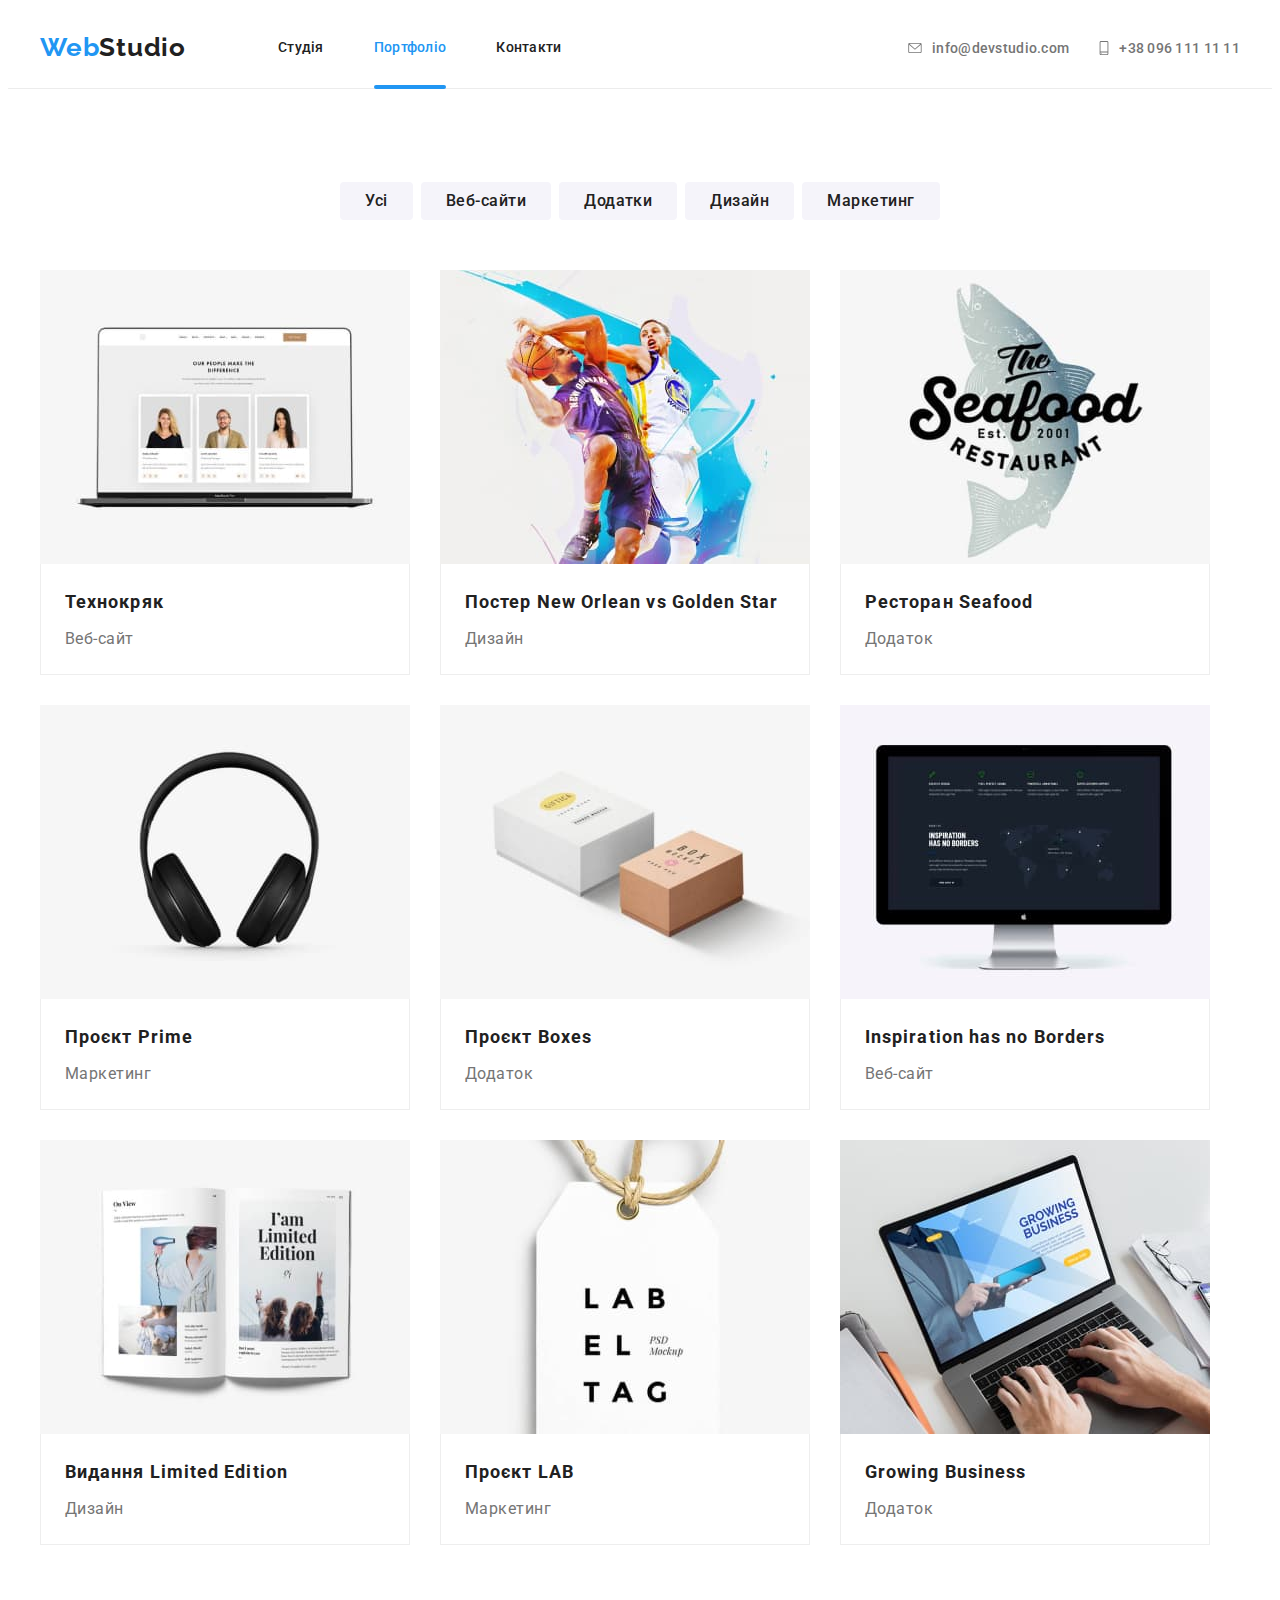
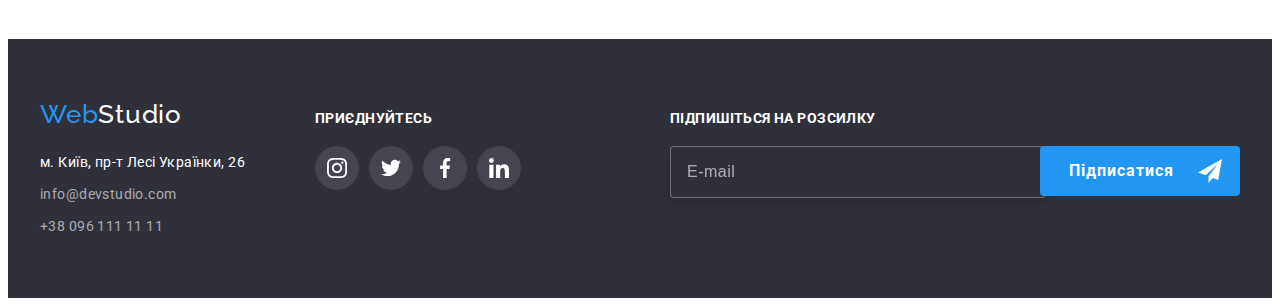
<file: portfolio.html>
<!DOCTYPE html>
<html lang="uk">
  <head>
    <meta charset="UTF-8" />
    <meta http-equiv="X-UA-Compatible" content="IE=edge" />
    <meta name="viewport" content="width=device-width, initial-scale=1.0" />
    <link
      href="https://fonts.googleapis.com/css2?family=Raleway:wght@700&family=Roboto:wght@400;500;700;900&display=swap"
      rel="stylesheet"
    />
    <link
      rel="stylesheet"
      href="https://cdnjs.cloudflare.com/ajax/libs/modern-normalize/1.1.0/modern-normalize.min.css"
      integrity="sha512-wpPYUAdjBVSE4KJnH1VR1HeZfpl1ub8YT/NKx4PuQ5NmX2tKuGu6U/JRp5y+Y8XG2tV+wKQpNHVUX03MfMFn9Q=="
      crossorigin="anonymous"
      referrerpolicy="no-referrer"
    />
    <link rel="stylesheet" href="./css/main.min.css" />
    <title>Портфоліо</title>
  </head>

  <body>
    <!-- Header -->

    <header class="header">
      <div class="container header__container">
        <a class="header__logo" href="./index.html"
          ><span class="header__logo--blue">Web</span>Studio</a
        >
        <button
          class="mobile-menu__button"
          aria-expanded="false"
          data-menu-button
          aria-controls="mobile-menu"
        >
          <svg
            class="mobile-menu__icon"
            aria-label="Перемикач мобільного меню"
            width="40"
            height="40"
          >
            <use
              class="mobile-menu__close"
              href="./images/icons.svg#icon-close-menu"
            ></use>
            <use
              class="mobile-menu__open"
              href="./images/icons.svg#icon-menu"
            ></use>
          </svg>
        </button>
        <div class="mobile-menu" id="mobile-menu">
          <nav class="navigation">
            <ul class="navigation__list">
              <li class="navigation__item">
                <a href="./index.html" class="navigation__link">Студія</a>
              </li>
              <li class="navigation__item">
                <a
                  href="./portfolio.html"
                  class="navigation__link navigation__link--current"
                  >Портфоліо</a
                >
              </li>
              <li class="navigation__item">
                <a href="#" class="navigation__link">Контакти</a>
              </li>
            </ul>
          </nav>
          <ul class="contacts">
            <li class="contacts__item">
              <a class="contacts__link" href="mailto:info@devstudio.com">
                <svg class="contacts__icon contacts__icon--mail">
                  <use href="./images/icons.svg#icon-mail"></use>
                </svg>
                info@devstudio.com</a
              >
            </li>
            <li class="contacts__item">
              <a class="contacts__link" href="tel:+380961111111">
                <svg class="contacts__icon contacts__icon--phone">
                  <use href="./images/icons.svg#icon-smartphone"></use></svg>+38 096 111 11 11</a
              >
            </li>
          </ul>
          <ul class="header-socials">
            <li class="header-socials__item">
              <a href="#" class="header-socials__link">Instagram</a>
            </li>
            <li class="header-socials__item">
              <a href="#" class="header-socials__link">Twitter</a>
            </li>
            <li class="header-socials__item">
              <a href="#" class="header-socials__link">Facebook</a>
            </li>
            <li class="header-socials__item">
              <a href="#" class="header-socials__link">LinkedIn</a>
            </li>
          </ul>
        </div>
      </div>
    </header>

    <!-- Main -->

    <main>
      <section class="products">
        <div class="container">
          <h1 class="products__title visually-hidden">Проєкти</h1>
          <ul class="filter-list">
            <li class="filter-list__item">
              <button class="filter-list__button" type="button">Усі</button>
            </li>
            <li class="filter-list__item">
              <button class="filter-list__button" type="button">
                Веб-сайти
              </button>
            </li>
            <li class="filter-list__item">
              <button class="filter-list__button" type="button">Додатки</button>
            </li>
            <li class="filter-list__item">
              <button class="filter-list__button" type="button">Дизайн</button>
            </li>
            <li class="filter-list__item">
              <button class="filter-list__button" type="button">
                Маркетинг
              </button>
            </li>
          </ul>
          <ul class="products__list">
            <li class="products__item">
              <a class="products__link" href="#">
                <div class="products__thumb">
                  <picture>
                    <source
                      srcset="
                        ./images/projects/desktop/project1.jpg    1x,
                        ./images/projects/desktop/project1@2x.jpg 2x
                      "
                      media="(min-width: 1200px)"
                    />
                    <source
                      srcset="
                        ./images/projects/tablet/project1.jpg    1x,
                        ./images/projects/tablet/project1@2x.jpg 2x
                      "
                      media="(min-width: 768px)"
                    />
                    <source
                      srcset="
                        ./images/projects/mobile/project1.jpg    1x,
                        ./images/projects/mobile/project1@2x.jpg 2x
                      "
                      media="(max-width: 767px)"
                    />

                    <img
                      class="products__image"
                      src="./images/projects/desktop/project1.jpg"
                      alt="Веб-сайт"
                      loading="lazy"
                    />
                  </picture>

                  <div class="products__overlay">
                    <p class="products__info">
                      Ресурс пропонує комплексні пропозиції з різним рівнем
                      функціоналу та сервісів. Все це дозволить відвідувачу
                      отримати вичерпні відомості про компанію чи приватну
                      особу.
                    </p>
                  </div>
                </div>

                <div class="products__container">
                  <h2 class="products__subtitle">Технокряк</h2>
                  <p class="products__text">Веб-сайт</p>
                </div>
              </a>
            </li>
            <li class="products__item">
              <a class="products__link" href="#">
                <div class="products__thumb">
                  <picture>
                    <source
                      srcset="
                        ./images/projects/desktop/project2.jpg    1x,
                        ./images/projects/desktop/project2@2x.jpg 2x
                      "
                      media="(min-width: 1200px)"
                    />
                    <source
                      srcset="
                        ./images/projects/tablet/project2.jpg    1x,
                        ./images/projects/tablet/project2@2x.jpg 2x
                      "
                      media="(min-width: 768px)"
                    />
                    <source
                      srcset="
                        ./images/projects/mobile/project2.jpg    1x,
                        ./images/projects/mobile/project2@2x.jpg 2x
                      "
                      media="(max-width: 767px)"
                    />
                    <img
                      class="products__image"
                      src="./images/projects/desktop/project2.jpg"
                      alt="Постер баскетбольної гри"
                      loading="lazy"
                    />
                  </picture>
                  <div class="products__overlay">
                    <p class="products__info">
                      Ресурс пропонує комплексні пропозиції з різним рівнем
                      функціоналу та сервісів. Все це дозволить відвідувачу
                      отримати вичерпні відомості про компанію чи приватну
                      особу.
                    </p>
                  </div>
                </div>
                <div class="products__container">
                  <h2 class="products__subtitle">
                    Постер New Orlean vs Golden Star
                  </h2>
                  <p class="products__text">Дизайн</p>
                </div>
              </a>
            </li>
            <li class="products__item">
              <a class="products__link" href="#">
                <div class="products__thumb">
                  <picture>
                    <source
                      srcset="
                        ./images/projects/desktop/project3.jpg    1x,
                        ./images/projects/desktop/project3@2x.jpg 2x
                      "
                      media="(min-width: 1200px)"
                    />
                    <source
                      srcset="
                        ./images/projects/tablet/project3.jpg    1x,
                        ./images/projects/tablet/project3@2x.jpg 2x
                      "
                      media="(min-width: 768px)"
                    />
                    <source
                      srcset="
                        ./images/projects/mobile/project3.jpg    1x,
                        ./images/projects/mobile/project3@2x.jpg 2x
                      "
                      media="(max-width: 767px)"
                    />
                    <img
                      class="products__image"
                      src="./images/projects/desktop/project3.jpg"
                      alt="Постер рибного ресторану"
                      loading="lazy"
                    />
                  </picture>

                  <div class="products__overlay">
                    <p class="products__info">
                      Ресурс пропонує комплексні пропозиції з різним рівнем
                      функціоналу та сервісів. Все це дозволить відвідувачу
                      отримати вичерпні відомості про компанію чи приватну
                      особу.
                    </p>
                  </div>
                </div>
                <div class="products__container">
                  <h2 class="products__subtitle">Ресторан Seafood</h2>
                  <p class="products__text">Додаток</p>
                </div>
              </a>
            </li>
            <li class="products__item">
              <a class="products__link" href="#">
                <div class="products__thumb">
                  <picture>
                    <source
                      srcset="
                        ./images/projects/desktop/project4.jpg    1x,
                        ./images/projects/desktop/project4@2x.jpg 2x
                      "
                      media="(min-width: 1200px)"
                    />
                    <source
                      srcset="
                        ./images/projects/tablet/project4.jpg    1x,
                        ./images/projects/tablet/project4@2x.jpg 2x
                      "
                      media="(min-width: 768px)"
                    />
                    <source
                      srcset="
                        ./images/projects/mobile/project4.jpg    1x,
                        ./images/projects/mobile/project4@2x.jpg 2x
                      "
                      media="(max-width: 767px)"
                    />
                    <img
                      class="products__image"
                      src="./images/projects/desktop/project4.jpg"
                      alt="Повнорозмірні навушники"
                      loading="lazy"
                    />
                  </picture>
                  <div class="products__overlay">
                    <p class="products__info">
                      Ресурс пропонує комплексні пропозиції з різним рівнем
                      функціоналу та сервісів. Все це дозволить відвідувачу
                      отримати вичерпні відомості про компанію чи приватну
                      особу.
                    </p>
                  </div>
                </div>
                <div class="products__container">
                  <h2 class="products__subtitle">Проєкт Prime</h2>
                  <p class="products__text">Маркетинг</p>
                </div>
              </a>
            </li>
            <li class="products__item">
              <a class="products__link" href="#">
                <div class="products__thumb">
                  <picture>
                    <source
                      srcset="
                        ./images/projects/desktop/project5.jpg    1x,
                        ./images/projects/desktop/project5@2x.jpg 2x
                      "
                      media="(min-width: 1200px)"
                    />
                    <source
                      srcset="
                        ./images/projects/tablet/project5.jpg    1x,
                        ./images/projects/tablet/project5@2x.jpg 2x
                      "
                      media="(min-width: 768px)"
                    />
                    <source
                      srcset="
                        ./images/projects/mobile/project5.jpg    1x,
                        ./images/projects/mobile/project5@2x.jpg 2x
                      "
                      media="(max-width: 767px)"
                    />
                    <img
                      class="products__image"
                      src="./images/projects/desktop/project5.jpg"
                      alt="Дві красиві коробки"
                      loading="lazy"
                    />
                  </picture>
                  <div class="products__overlay">
                    <p class="products__info">
                      Ресурс пропонує комплексні пропозиції з різним рівнем
                      функціоналу та сервісів. Все це дозволить відвідувачу
                      отримати вичерпні відомості про компанію чи приватну
                      особу.
                    </p>
                  </div>
                </div>
                <div class="products__container">
                  <h2 class="products__subtitle">Проєкт Boxes</h2>
                  <p class="products__text">Додаток</p>
                </div>
              </a>
            </li>
            <li class="products__item">
              <a class="products__link" href="#">
                <div class="products__thumb">
                  <picture>
                    <source
                      srcset="
                        ./images/projects/desktop/project6.jpg    1x,
                        ./images/projects/desktop/project6@2x.jpg 2x
                      "
                      media="(min-width: 1200px)"
                    />
                    <source
                      srcset="
                        ./images/projects/tablet/project6.jpg    1x,
                        ./images/projects/tablet/project6@2x.jpg 2x
                      "
                      media="(min-width: 768px)"
                    />
                    <source
                      srcset="
                        ./images/projects/mobile/project6.jpg    1x,
                        ./images/projects/mobile/project6@2x.jpg 2x
                      "
                      media="(max-width: 767px)"
                    />
                    <img
                      class="products__image"
                      src="./images/projects/desktop/project6.jpg"
                      alt="Веб-сайт"
                      loading="lazy"
                    />
                  </picture>
                  <div class="products__overlay">
                    <p class="products__info">
                      Ресурс пропонує комплексні пропозиції з різним рівнем
                      функціоналу та сервісів. Все це дозволить відвідувачу
                      отримати вичерпні відомості про компанію чи приватну
                      особу.
                    </p>
                  </div>
                </div>
                <div class="products__container">
                  <h2 class="products__subtitle">Inspiration has no Borders</h2>
                  <p class="products__text">Веб-сайт</p>
                </div>
              </a>
            </li>
            <li class="products__item">
              <a class="products__link" href="#">
                <div class="products__thumb">
                  <picture>
                    <source
                      srcset="
                        ./images/projects/desktop/project7.jpg    1x,
                        ./images/projects/desktop/project7@2x.jpg 2x
                      "
                      media="(min-width: 1200px)"
                    />
                    <source
                      srcset="
                        ./images/projects/tablet/project7.jpg    1x,
                        ./images/projects/tablet/project7@2x.jpg 2x
                      "
                      media="(min-width: 768px)"
                    />
                    <source
                      srcset="
                        ./images/projects/mobile/project7.jpg    1x,
                        ./images/projects/mobile/project7@2x.jpg 2x
                      "
                      media="(max-width: 767px)"
                    />
                    <img
                      class="products__image"
                      src="./images/projects/desktop/project7.jpg"
                      alt="Глянцевий журнал"
                      loading="lazy"
                    />
                  </picture>
                  <div class="products__overlay">
                    <p class="products__info">
                      Ресурс пропонує комплексні пропозиції з різним рівнем
                      функціоналу та сервісів. Все це дозволить відвідувачу
                      отримати вичерпні відомості про компанію чи приватну
                      особу.
                    </p>
                  </div>
                </div>
                <div class="products__container">
                  <h2 class="products__subtitle">Видання Limited Edition</h2>
                  <p class="products__text">Дизайн</p>
                </div>
              </a>
            </li>
            <li class="products__item">
              <a class="products__link" href="#">
                <div class="products__thumb">
                  <picture>
                    <source
                      srcset="
                        ./images/projects/desktop/project8.jpg    1x,
                        ./images/projects/desktop/project8@2x.jpg 2x
                      "
                      media="(min-width: 1200px)"
                    />
                    <source
                      srcset="
                        ./images/projects/tablet/project8.jpg    1x,
                        ./images/projects/tablet/project8@2x.jpg 2x
                      "
                      media="(min-width: 768px)"
                    />
                    <source
                      srcset="
                        ./images/projects/mobile/project8.jpg    1x,
                        ./images/projects/mobile/project8@2x.jpg 2x
                      "
                      media="(max-width: 767px)"
                    />
                    <img
                      class="products__image"
                      src="./images/projects/desktop/project8.jpg"
                      alt="Красива бірка"
                      loading="lazy"
                    />
                  </picture>
                  <div class="products__overlay">
                    <p class="products__info">
                      Ресурс пропонує комплексні пропозиції з різним рівнем
                      функціоналу та сервісів. Все це дозволить відвідувачу
                      отримати вичерпні відомості про компанію чи приватну
                      особу.
                    </p>
                  </div>
                </div>
                <div class="products__container">
                  <h2 class="products__subtitle">Проєкт LAB</h2>
                  <p class="products__text">Маркетинг</p>
                </div>
              </a>
            </li>
            <li class="products__item">
              <a class="products__link" href="#">
                <div class="products__thumb">
                  <picture>
                    <source
                      srcset="
                        ./images/projects/desktop/project9.jpg    1x,
                        ./images/projects/desktop/project9@2x.jpg 2x
                      "
                      media="(min-width: 1200px)"
                    />
                    <source
                      srcset="
                        ./images/projects/tablet/project9.jpg    1x,
                        ./images/projects/tablet/project9@2x.jpg 2x
                      "
                      media="(min-width: 768px)"
                    />
                    <source
                      srcset="
                        ./images/projects/mobile/project9.jpg    1x,
                        ./images/projects/mobile/project9@2x.jpg 2x
                      "
                      media="(max-width: 767px)"
                    />
                    <img
                      class="products__image"
                      src="./images/projects/desktop/project9.jpg"
                      alt="Людина працює за ноутбуком"
                      loading="lazy"
                    />
                  </picture>
                  <div class="products__overlay">
                    <p class="products__info">
                      Ресурс пропонує комплексні пропозиції з різним рівнем
                      функціоналу та сервісів. Все це дозволить відвідувачу
                      отримати вичерпні відомості про компанію чи приватну
                      особу.
                    </p>
                  </div>
                </div>
                <div class="products__container">
                  <h2 class="products__subtitle">Growing Business</h2>
                  <p class="products__text">Додаток</p>
                </div>
              </a>
            </li>
          </ul>
        </div>
      </section>
    </main>

    <!-- Footer -->

    <footer class="footer">
      <div class="container footer__container">
        <div class="footer__wrap">
          <address class="address">
            <a class="footer__logo" href="./index.html"
              ><span class="footer__logo--blue">Web</span>Studio</a
            >
            <ul class="address__list">
              <li class="address__item">
                <a
                  class="address__link address__link--white"
                  href="https://goo.gl/maps/iSP6fUKGi2yoj21T9"
                  target="_blank"
                  rel="noopener noreferrer"
                  >м. Київ, пр-т Лесі Українки, 26</a
                >
              </li>
              <li class="address__item">
                <a class="address__link" href="mailto:info@devstudio.com"
                  >info@devstudio.com</a
                >
              </li>
              <li class="address__item">
                <a class="address__link" href="tel:+380961111111"
                  >+38 096 111 11 11</a
                >
              </li>
            </ul>
          </address>
          <div class="footer-socials">
            <p class="footer-socials__title">приєднуйтесь</p>
            <ul class="footer-socials__list">
              <li class="footer-socials__item">
                <a class="footer-socials__link" href="#">
                  <svg class="footer-socials__icon">
                    <use href="./images/icons.svg#icon-instagram"></use>
                  </svg>
                </a>
              </li>
              <li class="footer-socials__item">
                <a class="footer-socials__link" href="#">
                  <svg class="footer-socials__icon">
                    <use href="./images/icons.svg#icon-twitter"></use>
                  </svg>
                </a>
              </li>
              <li class="footer-socials__item">
                <a class="footer-socials__link" href="#">
                  <svg class="footer-socials__icon">
                    <use href="./images/icons.svg#icon-facebook"></use>
                  </svg>
                </a>
              </li>
              <li class="footer-socials__item">
                <a class="footer-socials__link" href="#">
                  <svg class="footer-socials__icon">
                    <use href="./images/icons.svg#icon-linkedin"></use>
                  </svg>
                </a>
              </li>
            </ul>
          </div>
        </div>

        <div class="footer-subscribe">
          <p class="footer-subscribe__title">Підпишіться на розсилку</p>
          <form class="footer-subscribe__form">
            <label class="footer-subscribe__label">
              <input
                class="footer-subscribe__input"
                type="email"
                name="usermail"
                placeholder="E-mail"
              />
            </label>
            <button class="footer-subscribe__button" type="submit">
              <strong class="footer-subscribe__subtitle">Підписатися</strong>
              <svg class="footer-subscribe__icon">
                <use href="./images/icons.svg#icon-send"></use>
              </svg>
            </button>
          </form>
        </div>
      </div>
    </footer>
    <script src="./js/mobile-menu.js"></script>
  </body>
</html>
</file>
<file: css/main.min.css>
h1,h2,h3,h4,h5,h6,p{margin:0}ul{list-style:none;padding:0;margin:0}a{text-decoration:none;color:currentColor}button{padding:0;font-family:inherit}body{font-family:"Roboto",sans-serif;font-size:14px;font-weight:500;color:#212121}img{display:block;max-width:100%;height:auto}.container{margin:0 auto;padding-left:15px;padding-right:15px}@media screen and (min-width: 480px)and (max-width: 767px){.container{max-width:480px}}@media screen and (min-width: 768px)and (max-width: 1199px){.container{width:768px}}@media screen and (min-width: 1200px){.container{width:1200px}}.visually-hidden{white-space:nowrap;width:1px;height:1px;overflow:hidden;border:0;padding:0;clip:rect(0 0 0 0);clip-path:inset(50%);margin:-1px}.header{z-index:10;border-bottom:1px solid #ececec;overflow-x:clip;position:sticky;top:-1px;right:0;background-color:#fff}@media screen and (min-width: 1200px){.header{position:static}}.header__container{display:flex;align-items:center;justify-content:space-between}.header__logo{display:inline-block;padding-top:16px;padding-bottom:16px;font-family:"Raleway";font-weight:700;font-size:24px;line-height:1.1666666667;letter-spacing:.03em;color:#212121}@media screen and (min-width: 768px){.header__logo{margin-right:87px}}@media screen and (min-width: 1200px){.header__logo{font-size:26px;line-height:1.1923076923;margin-right:92px}}.header__logo--blue{color:#2196f3}.mobile-menu{position:absolute;top:0;left:100%;width:100%;height:100vh;padding:48px 40px;display:flex;flex-direction:column;background-color:#fff;transition:transform cubic-bezier(0.4, 0, 0.2, 1) 250ms 50ms}@media screen and (min-width: 768px){.mobile-menu{position:static;padding:0;margin:0;height:auto;flex-direction:row;align-items:center;background-color:rgba(0,0,0,0)}}.mobile-menu__button.is-open+.mobile-menu{transform:translateX(-100%)}.mobile-menu__button{padding:0;border:rgba(0,0,0,0);background-color:rgba(0,0,0,0);z-index:10}.mobile-menu__button:focus,.mobile-menu__button:hover{color:#2196f3}@media screen and (min-width: 768px){.mobile-menu__button{display:none}}.mobile-menu__icon{fill:currentColor}.mobile-menu__button .mobile-menu__close{display:none}.mobile-menu__button.is-open .mobile-menu__close{display:block}.mobile-menu__button.is-open .mobile-menu__open{display:none}.header-socials{display:flex;flex-wrap:wrap}@media screen and (min-width: 768px){.header-socials{display:none}}.header-socials__item{padding-right:10px}.header-socials__item:nth-child(n+2){padding-left:10px;border-left:solid rgba(33,33,33,.2)}.header-socials__link{font-size:18px;line-height:1.2222222222;letter-spacing:.02em;color:#2196f3}.navigation{font-size:40px;font-weight:500;line-height:1.14;letter-spacing:.02em}@media screen and (min-width: 768px){.navigation{font-size:14px}}@media screen and (min-width: 768px){.navigation__list{display:flex;gap:50px}}@media screen and (max-width: 767px){.navigation__item:not(:last-child){margin-bottom:32px}}.navigation__link{display:inline-block;position:relative;transition:color cubic-bezier(0.4, 0, 0.2, 1) 250ms;color:#212121}@media screen and (min-width: 768px){.navigation__link{display:block;padding-top:32px;padding-bottom:32px}}.navigation__link:hover,.navigation__link:focus{color:#2196f3}.navigation__link--current{color:#2196f3}@media screen and (min-width: 768px){.navigation__link--current::after{position:absolute;content:"";display:block;bottom:-1px;width:100%;height:4px;border-radius:2px;background-color:#2196f3}}.contacts{display:flex;gap:10px;flex-direction:column;margin-bottom:64px;margin-top:auto}@media screen and (min-width: 768px){.contacts{margin-bottom:0;margin-left:auto;margin-top:initial;position:initial}}@media screen and (min-width: 1200px){.contacts{flex-direction:row;gap:30px}}.contacts__item:last-child{margin-bottom:32px;order:-1}@media screen and (min-width: 768px){.contacts__item:last-child{margin:0;order:initial}}.contacts__link{font-size:34px;line-height:1.1764705882;letter-spacing:.02em;color:#757575;transition:color cubic-bezier(0.4, 0, 0.2, 1) 250ms}@media screen and (min-width: 768px){.contacts__link{font-size:12px;line-height:1.1666666667;display:flex;align-items:center}}@media screen and (min-width: 1200px){.contacts__link{font-size:14px;line-height:1.1428571429}}.contacts__link:focus,.contacts__link:hover{color:#2196f3}.contacts__link[href^=mail]{font-size:24px;line-height:1.1666666667}@media screen and (min-width: 768px){.contacts__link[href^=mail]{font-size:12px;line-height:1.1666666667}}@media screen and (min-width: 1200px){.contacts__link[href^=mail]{font-size:14px;line-height:1.1428571429}}.contacts__icon{display:none;margin-right:8px;fill:currentColor}.contacts__icon--mail{width:14px;height:10px}.contacts__icon--phone{width:10px;height:14px}@media screen and (min-width: 768px){.contacts__icon{display:inline-block}}@media screen and (min-width: 1200px){.contacts__icon{margin-right:10px}}.hero{padding-top:118px;padding-bottom:118px;text-align:center;background-image:linear-gradient(to right, rgba(47, 48, 58, 0.4), rgba(47, 48, 58, 0.4)),url(./../images/background/mobile/background-mobile.jpg);background-size:cover;background-repeat:no-repeat;background-position:center;background-color:#2f303a}@media screen and (min-device-pixel-ratio: 2),(min-resolution: 192dpi),(min-resolution: 2dppx){.hero{background-image:linear-gradient(to right, rgba(47, 48, 58, 0.4), rgba(47, 48, 58, 0.4)),url("./../images/background/mobile/background-mobile@2x.jpg")}}@media screen and (min-width: 481px){.hero{background-image:linear-gradient(to right, rgba(47, 48, 58, 0.4), rgba(47, 48, 58, 0.4)),url("./../images/background/tablet/background-tablet.jpg")}}@media screen and (min-width: 481px)and (min-device-pixel-ratio: 2),screen and (min-width: 481px)and (min-resolution: 192dpi),screen and (min-width: 481px)and (min-resolution: 2dppx){.hero{background-image:linear-gradient(to right, rgba(47, 48, 58, 0.4), rgba(47, 48, 58, 0.4)),url("./../images/background/tablet/background-tablet@2x.jpg")}}@media screen and (min-width: 769px){.hero{height:600px;padding-top:200px;padding-bottom:280px;background-image:linear-gradient(to right, rgba(47, 48, 58, 0.4), rgba(47, 48, 58, 0.4)),url("./../images/background/desktop/background-desktop.jpg")}}@media screen and (min-width: 769px)and (min-device-pixel-ratio: 2),screen and (min-width: 769px)and (min-resolution: 192dpi),screen and (min-width: 769px)and (min-resolution: 2dppx){.hero{background-image:linear-gradient(to right, rgba(47, 48, 58, 0.4), rgba(47, 48, 58, 0.4)),url("./../images/background/desktop/background-desktop@2x.jpg")}}.hero__title{margin-bottom:30px;font-weight:900;font-size:26px;line-height:1.6153846154;letter-spacing:.06em;text-transform:uppercase;color:#fff}@media screen and (min-width: 769px){.hero__title{padding:0 150px}}@media screen and (min-width: 1200px){.hero__title{font-size:44px;line-height:1.3636363636}}.hero__button{padding:10px 24px;font-weight:700;font-size:16px;line-height:1.875;letter-spacing:.06em;color:#fff;background-color:#2196f3;box-shadow:0px 4px 4px rgba(0,0,0,.15);border-radius:4px;cursor:pointer;border:rgba(0,0,0,0);transition:background-color cubic-bezier(0.4, 0, 0.2, 1) 250ms}.hero__button:focus,.hero__button:hover{background-color:#188ce8}@media screen and (min-width: 1200px){.hero__button{padding:10px 32px}}.features{padding-top:60px;padding-bottom:60px}@media screen and (min-width: 1200px){.features{padding-top:94px;padding-bottom:94px}}@media screen and (min-width: 768px){.features__list{display:flex;flex-wrap:wrap;gap:30px}}.features__item{flex-basis:450px}.features__item:not(:last-child){margin-bottom:30px}@media screen and (min-width: 768px){.features__item:not(:last-child){margin-bottom:0}}@media screen and (min-width: 768px){.features__item{flex-basis:calc((100% - 30px)/2);max-width:354px}}@media screen and (min-width: 1200px){.features__item{flex-basis:calc((100% - 90px)/4);max-width:270px}}.features__iconwrap{display:flex;justify-content:center;align-items:center;height:120px;margin-bottom:30px;border-radius:4px;background-color:#f5f4fa}.features__icon{display:block;width:70px;height:70px}.features__subtitle{margin-bottom:10px;font-size:14px;line-height:1.1428571429;text-align:center;letter-spacing:.03em;text-transform:uppercase;color:#212121}@media screen and (min-width: 768px){.features__subtitle{text-align:start}}.features__text{font-weight:400;font-size:14px;line-height:1.7142857143;letter-spacing:.03em;color:#757575}.about{padding-bottom:94px}@media screen and (max-width: 1200px){.about{display:none}}.about__title{margin-bottom:50px;font-weight:700;font-size:36px;line-height:1.1666666667;text-align:center;letter-spacing:.03em}.about__list{display:flex;gap:30px}.about__item{position:relative}.about__overlay{position:absolute;bottom:0;display:flex;justify-content:center;align-items:center;height:70px;width:100%;background-color:rgba(47,48,58,.8)}.about__text{font-weight:700;line-height:1.14;letter-spacing:.03em;text-transform:uppercase;color:#fff}.team{padding-bottom:60px;padding-top:60px;background-color:#f5f4fa}@media screen and (min-width: 1200px){.team{padding-bottom:94px;padding-top:94px}}.team__title{margin-bottom:30px;font-size:28px;line-height:1.1785714286;text-align:center;letter-spacing:.03em;color:#212121}@media screen and (min-width: 1200px){.team__title{margin-bottom:50px;font-size:36px;line-height:1.1666666667}}.team__list{display:flex;flex-wrap:wrap;gap:30px}.team__item{text-align:center;background-color:#fff;box-shadow:0px 1px 3px rgba(0,0,0,.12),0px 1px 1px rgba(0,0,0,.14),0px 2px 1px rgba(0,0,0,.2);border-radius:0px 0px 4px 4px;filter:drop-shadow(0px 4px 4px rgba(0, 0, 0, 0.25))}@media screen and (min-width: 768px){.team__item{flex-basis:calc((100% - 30px)/2);max-width:354px}}@media screen and (min-width: 1200px){.team__item{flex-basis:calc((100% - 90px)/4);max-width:270px}}.team__photo{width:100%}.team__meta{padding-top:30px;padding-bottom:24px}@media screen and (min-width: 1200px){.team__meta{padding-bottom:30px}}.team__name{margin-bottom:10px;font-weight:500;font-size:16px;line-height:1.1875;letter-spacing:.03em;color:#212121}.team__job{margin-bottom:16px;font-weight:400;font-size:16px;line-height:1.1875;letter-spacing:.03em;color:#757575}.socials{display:flex;flex-wrap:wrap;justify-content:center;gap:10px}.socials__icon{width:20px;height:20px;fill:currentColor}.socials__link{display:flex;justify-content:center;align-items:center;width:44px;height:44px;border-radius:50%;color:#afb1b8;transition:background-color cubic-bezier(0.4, 0, 0.2, 1) 250ms,color cubic-bezier(0.4, 0, 0.2, 1) 250ms}.socials__link:focus,.socials__link:hover{color:#fff;background-color:#2196f3}.clients{padding-top:60px;padding-bottom:60px}@media screen and (min-width: 1200px){.clients{padding-bottom:94px;padding-top:94px}}.clients__title{margin-bottom:30px;font-size:28px;line-height:1.1785714286;text-align:center;letter-spacing:.03em;color:#212121}@media screen and (min-width: 1200px){.clients__title{margin-bottom:50px;font-size:36px;line-height:1.1666666667}}.clients__list{display:flex;gap:30px;flex-wrap:wrap}.clients__item{width:calc(50% - 15px);height:92px}@media screen and (min-width: 768px){.clients__item{width:calc((100% - 60px)/3)}}@media screen and (min-width: 1200px){.clients__item{width:calc((100% - 150px)/6)}}.clients__link{width:100%;height:100%;display:flex;justify-content:center;align-items:center;border:1px solid #afb1b8;border-radius:4px;color:#afb1b8;transition:color cubic-bezier(0.4, 0, 0.2, 1) 250ms,border-color cubic-bezier(0.4, 0, 0.2, 1) 250ms}.clients__link:focus,.clients__link:hover{color:#2196f3;border:1px solid #2196f3}.clients__icon{width:106px;height:60px;fill:currentColor}.filter-list{display:flex;flex-wrap:wrap;row-gap:15px;column-gap:8px;padding-bottom:40px}@media screen and (min-width: 768px){.filter-list{justify-content:center;padding-bottom:30px}}@media screen and (min-width: 1200px){.filter-list{padding-bottom:50px}}.filter-list__button{padding:6px 25px;font-weight:500;font-size:16px;line-height:1.625;letter-spacing:.03em;color:#212121;background-color:#f5f4fa;border-radius:4px;border:none;transition:color cubic-bezier(0.4, 0, 0.2, 1) 250ms,background-color cubic-bezier(0.4, 0, 0.2, 1) 250ms,box-shadow cubic-bezier(0.4, 0, 0.2, 1) 250ms;cursor:pointer}.filter-list__button:focus,.filter-list__button:hover{color:#fff;background-color:#2196f3;box-shadow:0px 3px 1px rgba(0,0,0,.1),0px 1px 2px rgba(0,0,0,.08),0px 2px 2px rgba(0,0,0,.12)}.products{padding-top:60px;padding-bottom:60px}@media screen and (min-width: 1200px){.products{padding-top:94px;padding-bottom:94px}}.products__list{display:flex;flex-wrap:wrap;gap:30px}.products__item{background-color:#fff;flex-basis:100%;max-width:450px}@media screen and (min-width: 768px){.products__item{flex-basis:calc((100% - 30px)/2);max-width:354px}}@media screen and (min-width: 1200px){.products__item{flex-basis:calc((100% - 60px)/3);max-width:370px}}.products__link{text-decoration:none;display:block;transition:box-shadow cubic-bezier(0.4, 0, 0.2, 1) 250ms}.products__link:focus,.products__link:hover{box-shadow:0px 1px 1px rgba(0,0,0,.12),0px 4px 4px rgba(0,0,0,.06),1px 4px 6px rgba(0,0,0,.16)}@media screen and (min-width: 768px)and (max-width: 1200px){.products__link{display:flex;flex-direction:column;height:100%}}.products__link:focus .products__overlay,.products__link:hover .products__overlay{transform:translateY(0);opacity:1}.products__overlay{position:absolute;left:0;bottom:0;width:100%;height:100%;padding:77px 24px;background:rgba(33,150,243,.9);transform:translateY(100%);opacity:0;transition:transform cubic-bezier(0.4, 0, 0.2, 1) 250ms,opacity cubic-bezier(0.4, 0, 0.2, 1) 250ms}@media screen and (min-width: 768px){.products__overlay{padding-top:49px;padding-bottom:77px}}@media screen and (min-width: 1200px){.products__overlay{padding-top:63px;padding-bottom:63px}}.products__thumb{position:relative;overflow:hidden}.products__info{font-weight:400;font-size:18px;line-height:1.56;letter-spacing:.03em;color:#fff}.products__container{display:flex;flex-direction:column;padding:20px 24px;border-right:1px solid #eee;border-bottom:1px solid #eee;border-left:1px solid #eee}@media screen and (min-width: 768px)and (max-width: 1200px){.products__container{flex-grow:1}}.products__subtitle{margin-bottom:4px;font-size:18px;line-height:2;letter-spacing:.06em;color:#212121}.products__text{font-weight:400;font-size:16px;line-height:1.88;letter-spacing:.03em;color:#757575}.footer{padding-top:60px;padding-bottom:60px;background-color:#2f303a}.footer__container{display:flex;flex-direction:column;justify-content:center;align-items:center}@media screen and (min-width: 768px){.footer__container{display:block;padding-left:76px;padding-right:89px}}@media screen and (min-width: 1200px){.footer__container{padding-left:15px;padding-right:15px;display:flex;flex-direction:row;align-items:baseline}}@media screen and (min-width: 768px){.footer__wrap{display:flex;justify-content:space-between;align-items:baseline}}@media screen and (min-width: 1200px){.footer__wrap{justify-content:flex-start;gap:70px}}.footer__logo{display:block;margin-bottom:20px;font-family:"Raleway";font-style:normal;font-size:24px;line-height:1.1666666667;text-align:center;letter-spacing:.03em;color:#fff}.footer__logo--blue{color:#2196f3}@media screen and (min-width: 1200px){.footer__logo{display:inline-block;font-size:26px;line-height:1.1923076923}}.address{margin-bottom:60px;text-align:center}@media screen and (min-width: 1200px){.address{margin-bottom:0;text-align:start}}.address__item:not(:last-child){margin-bottom:8px}.address__link{font-style:normal;font-weight:400;line-height:1.7142857143;text-align:center;letter-spacing:.03em;color:rgba(255,255,255,.6);transition:color cubic-bezier(0.4, 0, 0.2, 1) 250ms}.address__link:focus,.address__link:hover{color:#2196f3}.address__link--white{color:#fff}.footer-subscribe{text-align:center}@media screen and (min-width: 1200px){.footer-subscribe{margin-left:auto;text-align:initial}}.footer-subscribe__title{margin-bottom:20px;font-weight:700;line-height:1.1428571429;text-align:center;letter-spacing:.03em;text-transform:uppercase;color:#fff}@media screen and (min-width: 1200px){.footer-subscribe__title{display:inline-block}}.footer-subscribe__form{display:flex;justify-content:center;align-items:center;flex-wrap:wrap}@media screen and (min-width: 768px){.footer-subscribe__form{flex-direction:column}}@media screen and (min-width: 1200px){.footer-subscribe__form{flex-direction:row;gap:12px}}.footer-subscribe__label{display:block;flex-basis:450px;height:50px;margin-bottom:20px}@media screen and (min-width: 768px){.footer-subscribe__label{flex-basis:auto;width:450px}}@media screen and (min-width: 1200px){.footer-subscribe__label{flex-basis:auto;width:358px;margin-bottom:0}}.footer-subscribe__input{display:block;width:100%;height:100%;padding:0;padding-left:16px;font-weight:400;font-size:16px;line-height:1.25;letter-spacing:.03em;color:rgba(255,255,255,.6);border:1px solid rgba(255,255,255,.3);filter:drop-shadow(0px 4px 4px rgba(0, 0, 0, 0.15));border-radius:4px;background-color:#2f303a}.footer-subscribe__input::placeholder{font-weight:400;font-size:16px;line-height:1.25;letter-spacing:.03em;color:rgba(255,255,255,.6)}.footer-subscribe__button{background-color:#2196f3;color:#fff;display:inline-block;vertical-align:middle;cursor:pointer;font-size:16px;line-height:1.87;text-decoration:none;border-radius:4px;min-width:200px;min-height:50px;letter-spacing:.06em;position:relative;width:200px;display:flex;justify-content:left;align-items:center;font-weight:900;padding-top:10px;padding-bottom:10px;padding-left:29px;padding-right:28px;overflow:hidden;border:0em}.footer-subscribe__button:focus,.footer-subscribe__button:hover{background-color:#188ce8}@media screen and (min-width: 768px){.footer-subscribe__button{flex-basis:auto;max-width:200px}}.footer-subscribe__subtitle{margin-right:12px;font-family:"Roboto";font-style:normal;font-weight:700;font-size:16px;line-height:1.875;letter-spacing:.06em;color:#fff}@keyframes fly-icon{0%{top:50%;right:28px;transform:translateY(-50%)}25%{top:0;right:0;transform:translateY(0) rotate(0deg)}50%{top:0;right:0;transform:translateY(0) rotate(180deg)}75%{top:50%;right:18px;transform:translateY(-50%) rotate(180deg)}100%{top:50%;right:18px;transform:translateY(-50%) rotate(360deg)}}.footer-subscribe__icon{position:absolute;right:18px;width:24px;height:24px;top:50%;transform:translatey(-50%);fill:currentColor}.footer-subscribe .footer-subscribe__button:hover .footer-subscribe__icon,.footer-subscribe .footer-subscribe__button:focus .footer-subscribe__icon{animation-name:fly-icon;animation-duration:2s;animation-timing-function:cubic-bezier(0.4, 0, 0.2, 1)}.footer-socials{margin-bottom:60px}@media screen and (min-width: 1200px){.footer-socials{margin-bottom:0}}.footer-socials__title{margin-bottom:20px;font-weight:700;line-height:1.1428571429;text-align:center;letter-spacing:.03em;text-transform:uppercase;color:#fff}@media screen and (min-width: 1200px){.footer-socials__title{text-align:start}}.footer-socials__list{display:flex;gap:10px}.footer-socials__item{width:44px;height:44px}.footer-socials__link{width:100%;height:100%;display:flex;justify-content:center;align-items:center;border-radius:50%;background-color:rgba(255,255,255,.1);color:#fff;transition:background-color cubic-bezier(0.4, 0, 0.2, 1) 250ms}.footer-socials__link:focus,.footer-socials__link:hover{background-color:#2196f3}.footer-socials__icon{width:20px;height:20px;fill:currentColor}.backdrop{z-index:100;position:fixed;top:0;left:0;width:100%;height:100%;background-color:rgba(0,0,0,.2);transition:opacity cubic-bezier(0.4, 0, 0.2, 1) 250ms,visibility cubic-bezier(0.4, 0, 0.2, 1) 250ms;overflow:hidden}.backdrop.is-hidden{opacity:0;visibility:hidden;pointer-events:none}.modal{position:absolute;overflow-y:scroll;top:calc(50% + 30px);left:50%;transform:translate(-50%, -50%) scale(1);width:calc(100% - 30px);max-width:450px;height:609px;max-height:calc(100vh - 60px);padding:40px;background:#fff;box-shadow:0px 1px 3px rgba(0,0,0,.12),0px 1px 1px rgba(0,0,0,.14),0px 2px 1px rgba(0,0,0,.2);border-radius:4px;transition:transform cubic-bezier(0.4, 0, 0.2, 1) 250ms,opacity cubic-bezier(0.4, 0, 0.2, 1) 250ms}@media screen and (min-width: 768px){.modal{top:50%;max-height:609px;width:calc(100% - 320px);overflow-y:initial}}@media screen and (min-width: 1200px){.modal{min-width:528px}}.backdrop.is-hidden .modal{opacity:0;transform:translate(-50%, -50%) scale(0.3)}.modal__button-close{position:absolute;right:8px;top:8px;display:flex;justify-content:center;align-items:center;width:30px;height:30px;padding:0;margin:0;background-color:#fff;border:1px solid rgba(0,0,0,.1);border-radius:50%;cursor:pointer}.modal__button-close:focus,.modal__button-close:hover{color:#2196f3}.modal__icon-close{width:18px;height:18px;fill:currentColor}.modal__title{margin-bottom:12px;font-size:20px;line-height:1.5;text-align:center;letter-spacing:.03em;color:#212121}@media screen and (min-width: 1200px){.modal__title{line-height:1.15}}.modal__label{display:block;margin:0;padding:0;margin-bottom:4px;font-weight:400;font-size:12px;line-height:1.1666666667;letter-spacing:.01em;color:#757575}.modal__wrap{position:relative;text-align:center}.modal__input{display:block;padding-left:42px;margin-bottom:10px;width:100%;height:40px;border:1px solid rgba(33,33,33,.2);border-radius:4px;transition:border-color cubic-bezier(0.4, 0, 0.2, 1) 250ms}.modal__input:focus{border-color:#2196f3;outline:none}.modal__input:focus~.modal__icon{fill:#2196f3}.modal__icon{position:absolute;top:50%;left:12px;transform:translateY(-50%);display:block;width:18px;height:18px;fill:currentColor;transition:fill cubic-bezier(0.4, 0, 0.2, 1) 250ms}.modal__textarea{display:block;width:100%;height:120px;padding:12px 16px;margin-bottom:20px;resize:none;border:1px solid rgba(33,33,33,.2);border-radius:4px;transition:border-color cubic-bezier(0.4, 0, 0.2, 1) 250ms}.modal__textarea:focus{border-color:#2196f3;outline:none}.modal__textarea::placeholder{font-weight:400;font-size:12px;line-height:1.1666666667;letter-spacing:.01em;color:rgba(117,117,117,.5)}.modal__checkbox{appearance:none}.modal__confirm{display:inline-block;position:relative;margin-bottom:30px;font-weight:400;font-size:12px;line-height:1.1666666667;letter-spacing:.03em;color:#757575;cursor:pointer}@media screen and (min-width: 1200px){.modal__confirm{font-size:14px;line-height:1.7142857143}}.modal__icon2{position:absolute;top:0;left:-8px;transform:translateX(-100%);display:inline-block;width:16px;height:16px;background-image:url(../images/uncheckboxed.svg);background-size:contain;transition:background-image cubic-bezier(0.4, 0, 0.2, 1) 250ms}@media screen and (min-width: 1200px){.modal__icon2{top:50%;left:-8px;transform:translate(-100%, -50%)}}.modal__checkbox:checked+.modal__confirm>.modal__icon2{background-image:url(../images/checkboxed.svg)}.modal__link{color:#2196f3}.modal__button-submit{display:block;margin:0 auto;width:100%;max-width:200px;height:50px;font-weight:700;font-size:16px;line-height:1.875;letter-spacing:.06em;background-color:#2196f3;border-radius:4px;border-color:rgba(0,0,0,0);box-shadow:0px 4px 4px rgba(0,0,0,.15);color:#fff;transition:box-shadow cubic-bezier(0.4, 0, 0.2, 1) 250ms,background-color cubic-bezier(0.4, 0, 0.2, 1) 250ms;cursor:pointer}.modal__button-submit:focus,.modal__button-submit:hover{box-shadow:0px 4px 4px rgba(0,0,0,.25);background-color:#188ce8}/*# sourceMappingURL=main.min.css.map */
</file>
